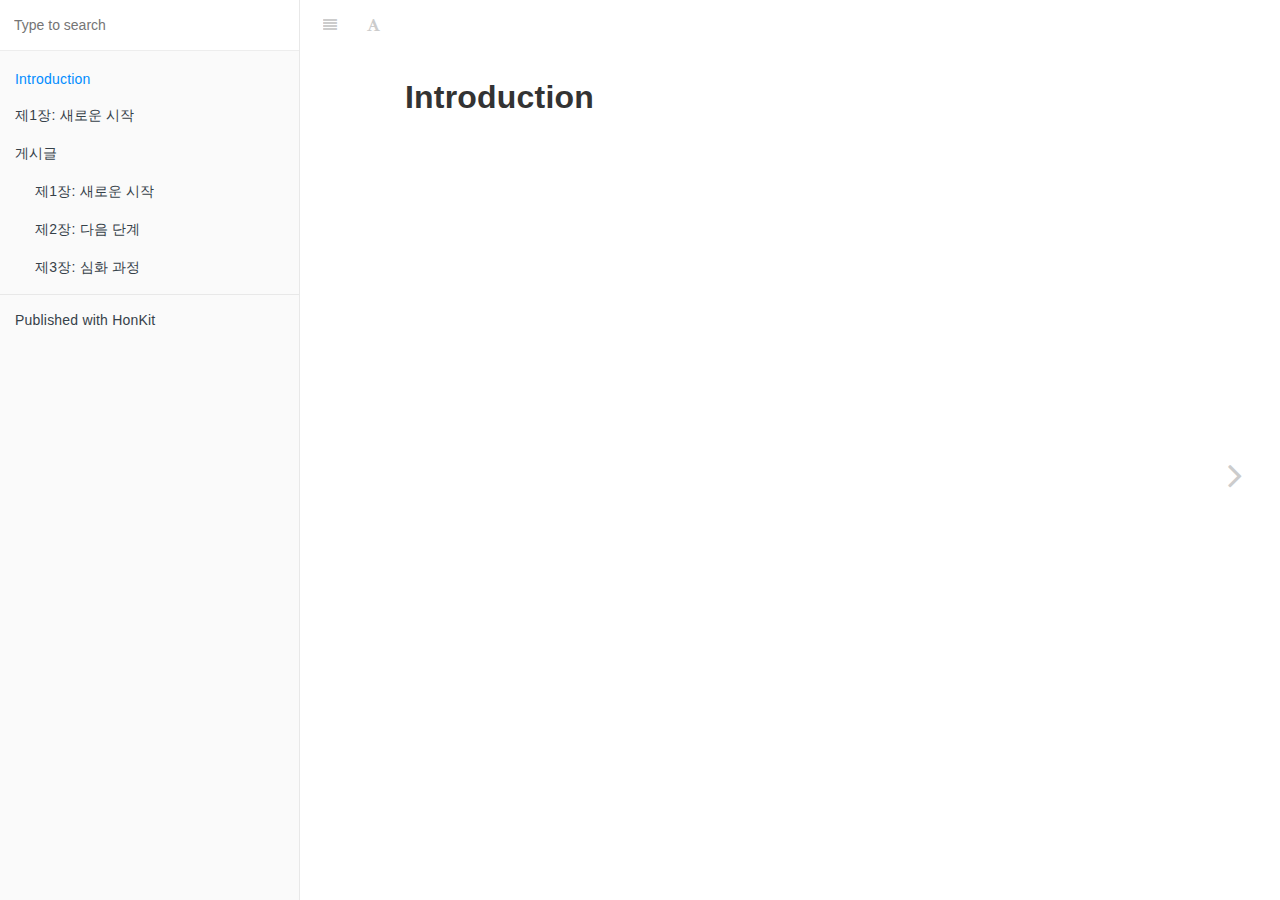
<file: _book/index.html>
<!DOCTYPE HTML>
<html lang="" >
    <head>
        <meta charset="UTF-8">
        <title>Introduction · 나의 GitBook</title>
        <meta http-equiv="X-UA-Compatible" content="IE=edge" />
        <meta name="description" content="">
        <meta name="generator" content="HonKit 6.0.2">
        
        
        
    
    <link rel="stylesheet" href="gitbook/style.css">

    
            
                
                <link rel="stylesheet" href="gitbook/@honkit/honkit-plugin-highlight/website.css">
                
            
                
                <link rel="stylesheet" href="gitbook/gitbook-plugin-search/search.css">
                
            
                
                <link rel="stylesheet" href="gitbook/@honkit/honkit-plugin-fontsettings/website.css">
                
            
        

    

    
        
        <link rel="stylesheet" href="styles/dark-mode.css">
        
    

        
    
    
    <meta name="HandheldFriendly" content="true"/>
    <meta name="viewport" content="width=device-width, initial-scale=1, user-scalable=no">
    <meta name="apple-mobile-web-app-capable" content="yes">
    <meta name="apple-mobile-web-app-status-bar-style" content="black">
    <link rel="apple-touch-icon-precomposed" sizes="152x152" href="gitbook/images/apple-touch-icon-precomposed-152.png">
    <link rel="shortcut icon" href="gitbook/images/favicon.ico" type="image/x-icon">

    
    <link rel="next" href="chapter1.md" />
    
    

    </head>
    <body>
        
<div class="book honkit-cloak">
    <div class="book-summary">
        
            
<div id="book-search-input" role="search">
    <input type="text" placeholder="Type to search" />
</div>

            
                <nav role="navigation">
                


<ul class="summary">
    
    

    

    
        
        
    
        <li class="chapter active" data-level="1.1" data-path="./">
            
                <a href="./">
            
                    
                    Introduction
            
                </a>
            

            
        </li>
    
        <li class="chapter " data-level="1.2" data-path="chapter1.md">
            
                <span>
            
                    
                    제1장: 새로운 시작
            
                </a>
            

            
        </li>
    
        <li class="chapter " data-level="1.3" >
            
                <span>
            
                    
                    게시글
            
                </span>
            

            
            <ul class="articles">
                
    
        <li class="chapter " data-level="1.3.1" data-path="posts/chapter1.html">
            
                <a href="posts/chapter1.html">
            
                    
                    제1장: 새로운 시작
            
                </a>
            

            
        </li>
    
        <li class="chapter " data-level="1.3.2" data-path="posts/chapter2.html">
            
                <a href="posts/chapter2.html">
            
                    
                    제2장: 다음 단계
            
                </a>
            

            
        </li>
    
        <li class="chapter " data-level="1.3.3" data-path="posts/chapter3.html">
            
                <a href="posts/chapter3.html">
            
                    
                    제3장: 심화 과정
            
                </a>
            

            
        </li>
    

            </ul>
            
        </li>
    

    

    <li class="divider"></li>

    <li>
        <a href="https://github.com/honkit/honkit" target="blank" class="gitbook-link">
            Published with HonKit
        </a>
    </li>
</ul>


                </nav>
            
        
    </div>

    <div class="book-body">
        
            <div class="body-inner">
                
                    

<div class="book-header" role="navigation">
    

    <!-- Title -->
    <h1>
        <i class="fa fa-circle-o-notch fa-spin"></i>
        <a href="." >Introduction</a>
    </h1>
</div>




                    <div class="page-wrapper" tabindex="-1" role="main">
                        <div class="page-inner">
                            
<div id="book-search-results">
    <div class="search-noresults">
    
                                <section class="normal markdown-section">
                                
                                <h1 id="introduction">Introduction</h1>

                                
                                </section>
                            
    </div>
    <div class="search-results">
        <div class="has-results">
            
            <h1 class="search-results-title"><span class='search-results-count'></span> results matching "<span class='search-query'></span>"</h1>
            <ul class="search-results-list"></ul>
            
        </div>
        <div class="no-results">
            
            <h1 class="search-results-title">No results matching "<span class='search-query'></span>"</h1>
            
        </div>
    </div>
</div>

                        </div>
                    </div>
                
            </div>

            
                
                
                <a href="chapter1.md" class="navigation navigation-next navigation-unique" aria-label="Next page: 제1장: 새로운 시작">
                    <i class="fa fa-angle-right"></i>
                </a>
                
            
        
    </div>

    <script>
        var gitbook = gitbook || [];
        gitbook.push(function() {
            gitbook.page.hasChanged({"page":{"title":"Introduction","level":"1.1","depth":1,"next":{"title":"제1장: 새로운 시작","level":"1.2","depth":1,"path":"chapter1.md","ref":"chapter1.md","articles":[]},"dir":"ltr"},"config":{"plugins":["livereload"],"styles":{"website":"styles/dark-mode.css"},"pluginsConfig":{"livereload":{},"highlight":{},"search":{},"lunr":{"maxIndexSize":1000000,"ignoreSpecialCharacters":false},"fontsettings":{"theme":"white","family":"sans","size":2},"theme-default":{"styles":{"website":"styles/website.css","pdf":"styles/pdf.css","epub":"styles/epub.css","mobi":"styles/mobi.css","ebook":"styles/ebook.css","print":"styles/print.css"},"showLevel":false}},"scripts":["scripts/dark-mode.js"],"theme":"default","pdf":{"pageNumbers":true,"fontSize":12,"fontFamily":"Arial","paperSize":"a4","chapterMark":"pagebreak","pageBreaksBefore":"/","margin":{"right":62,"left":62,"top":56,"bottom":56},"embedFonts":false},"structure":{"langs":"LANGS.md","readme":"README.md","glossary":"GLOSSARY.md","summary":"SUMMARY.md"},"variables":{},"title":"나의 GitBook","gitbook":"*"},"file":{"path":"README.md","mtime":"2024-11-28T16:47:19.141Z","type":"markdown"},"gitbook":{"version":"6.0.2","time":"2024-11-28T17:03:48.953Z"},"basePath":".","book":{"language":""}});
        });
    </script>
</div>

        
    <noscript>
        <style>
            .honkit-cloak {
                display: block !important;
            }
        </style>
    </noscript>
    <script>
        // Restore sidebar state as critical path for prevent layout shift
        function __init__getSidebarState(defaultValue){
            var baseKey = "";
            var key = baseKey + ":sidebar";
            try {
                var value = localStorage[key];
                if (value === undefined) {
                    return defaultValue;
                }
                var parsed = JSON.parse(value);
                return parsed == null ? defaultValue : parsed;
            } catch (e) {
                return defaultValue;
            }
        }
        function __init__restoreLastSidebarState() {
            var isMobile = window.matchMedia("(max-width: 600px)").matches;
            if (isMobile) {
                // Init last state if not mobile
                return;
            }
            var sidebarState = __init__getSidebarState(true);
            var book = document.querySelector(".book");
            // Show sidebar if it enabled
            if (sidebarState && book) {
                book.classList.add("without-animation", "with-summary");
            }
        }

        try {
            __init__restoreLastSidebarState();
        } finally {
            var book = document.querySelector(".book");
            book.classList.remove("honkit-cloak");
        }
    </script>
    <script src="gitbook/gitbook.js"></script>
    <script src="gitbook/theme.js"></script>
    
        
        <script src="gitbook/gitbook-plugin-livereload/plugin.js"></script>
        
    
        
        <script src="gitbook/gitbook-plugin-search/search-engine.js"></script>
        
    
        
        <script src="gitbook/gitbook-plugin-search/search.js"></script>
        
    
        
        <script src="gitbook/gitbook-plugin-lunr/lunr.min.js"></script>
        
    
        
        <script src="gitbook/gitbook-plugin-lunr/search-lunr.js"></script>
        
    
        
        <script src="gitbook/@honkit/honkit-plugin-fontsettings/fontsettings.js"></script>
        
    

    </body>
</html>
</file>
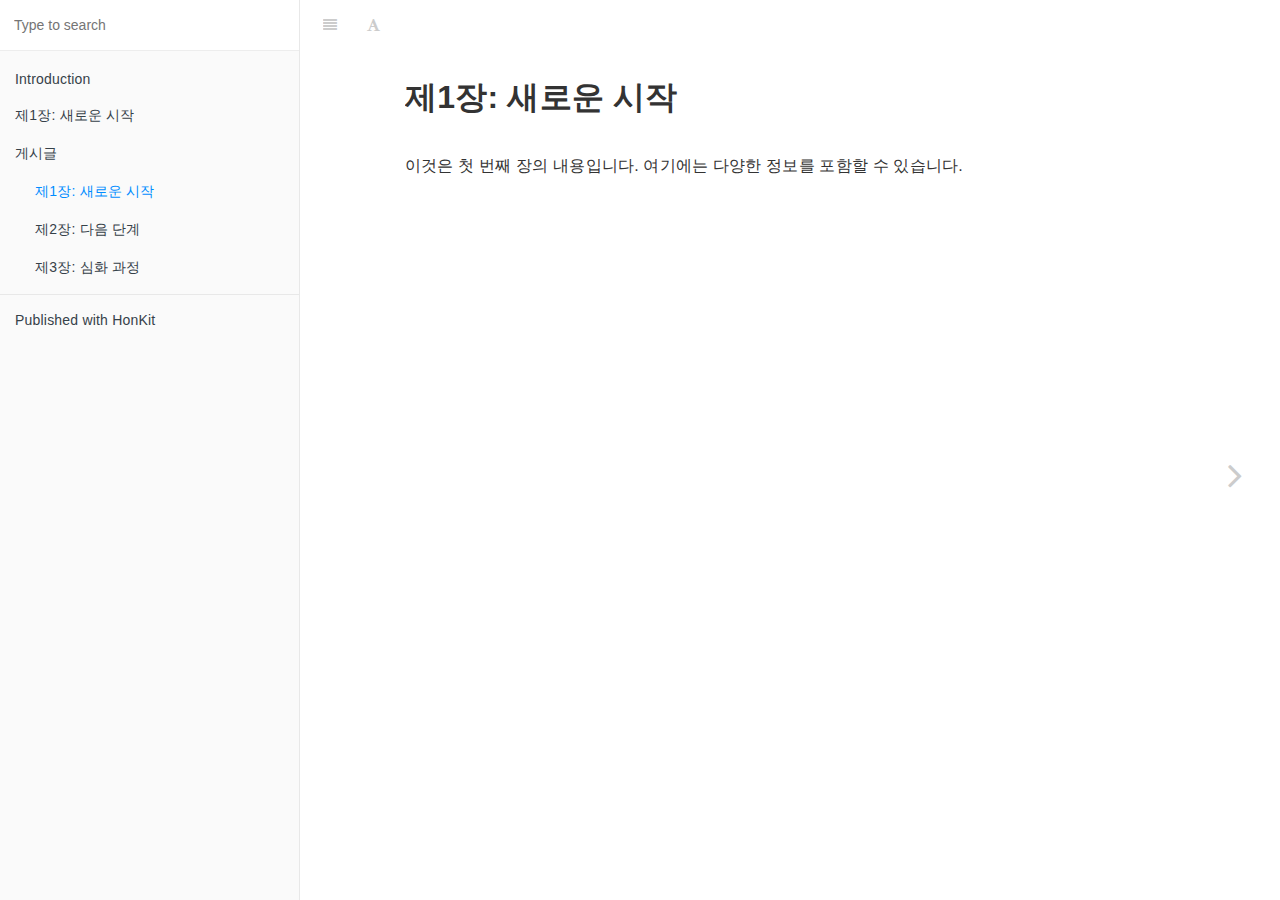
<file: _book/posts/chapter1.html>
<!DOCTYPE HTML>
<html lang="" >
    <head>
        <meta charset="UTF-8">
        <title>제1장: 새로운 시작 · 나의 GitBook</title>
        <meta http-equiv="X-UA-Compatible" content="IE=edge" />
        <meta name="description" content="">
        <meta name="generator" content="HonKit 6.0.2">
        
        
        
    
    <link rel="stylesheet" href="../gitbook/style.css">

    
            
                
                <link rel="stylesheet" href="../gitbook/@honkit/honkit-plugin-highlight/website.css">
                
            
                
                <link rel="stylesheet" href="../gitbook/gitbook-plugin-search/search.css">
                
            
                
                <link rel="stylesheet" href="../gitbook/@honkit/honkit-plugin-fontsettings/website.css">
                
            
        

    

    
        
        <link rel="stylesheet" href="../styles/dark-mode.css">
        
    

        
    
    
    <meta name="HandheldFriendly" content="true"/>
    <meta name="viewport" content="width=device-width, initial-scale=1, user-scalable=no">
    <meta name="apple-mobile-web-app-capable" content="yes">
    <meta name="apple-mobile-web-app-status-bar-style" content="black">
    <link rel="apple-touch-icon-precomposed" sizes="152x152" href="../gitbook/images/apple-touch-icon-precomposed-152.png">
    <link rel="shortcut icon" href="../gitbook/images/favicon.ico" type="image/x-icon">

    
    <link rel="next" href="chapter2.html" />
    
    

    </head>
    <body>
        
<div class="book honkit-cloak">
    <div class="book-summary">
        
            
<div id="book-search-input" role="search">
    <input type="text" placeholder="Type to search" />
</div>

            
                <nav role="navigation">
                


<ul class="summary">
    
    

    

    
        
        
    
        <li class="chapter " data-level="1.1" data-path="../">
            
                <a href="../">
            
                    
                    Introduction
            
                </a>
            

            
        </li>
    
        <li class="chapter " data-level="1.2" data-path="../chapter1.md">
            
                <span>
            
                    
                    제1장: 새로운 시작
            
                </a>
            

            
        </li>
    
        <li class="chapter " data-level="1.3" >
            
                <span>
            
                    
                    게시글
            
                </span>
            

            
            <ul class="articles">
                
    
        <li class="chapter active" data-level="1.3.1" data-path="chapter1.html">
            
                <a href="chapter1.html">
            
                    
                    제1장: 새로운 시작
            
                </a>
            

            
        </li>
    
        <li class="chapter " data-level="1.3.2" data-path="chapter2.html">
            
                <a href="chapter2.html">
            
                    
                    제2장: 다음 단계
            
                </a>
            

            
        </li>
    
        <li class="chapter " data-level="1.3.3" data-path="chapter3.html">
            
                <a href="chapter3.html">
            
                    
                    제3장: 심화 과정
            
                </a>
            

            
        </li>
    

            </ul>
            
        </li>
    

    

    <li class="divider"></li>

    <li>
        <a href="https://github.com/honkit/honkit" target="blank" class="gitbook-link">
            Published with HonKit
        </a>
    </li>
</ul>


                </nav>
            
        
    </div>

    <div class="book-body">
        
            <div class="body-inner">
                
                    

<div class="book-header" role="navigation">
    

    <!-- Title -->
    <h1>
        <i class="fa fa-circle-o-notch fa-spin"></i>
        <a href=".." >제1장: 새로운 시작</a>
    </h1>
</div>




                    <div class="page-wrapper" tabindex="-1" role="main">
                        <div class="page-inner">
                            
<div id="book-search-results">
    <div class="search-noresults">
    
                                <section class="normal markdown-section">
                                
                                <h1 id="제1장-새로운-시작">제1장: 새로운 시작</h1>
<p>이것은 첫 번째 장의 내용입니다. 여기에는 다양한 정보를 포함할 수 있습니다.</p>

                                
                                </section>
                            
    </div>
    <div class="search-results">
        <div class="has-results">
            
            <h1 class="search-results-title"><span class='search-results-count'></span> results matching "<span class='search-query'></span>"</h1>
            <ul class="search-results-list"></ul>
            
        </div>
        <div class="no-results">
            
            <h1 class="search-results-title">No results matching "<span class='search-query'></span>"</h1>
            
        </div>
    </div>
</div>

                        </div>
                    </div>
                
            </div>

            
                
                
                <a href="chapter2.html" class="navigation navigation-next navigation-unique" aria-label="Next page: 제2장: 다음 단계">
                    <i class="fa fa-angle-right"></i>
                </a>
                
            
        
    </div>

    <script>
        var gitbook = gitbook || [];
        gitbook.push(function() {
            gitbook.page.hasChanged({"page":{"title":"제1장: 새로운 시작","level":"1.3.1","depth":2,"next":{"title":"제2장: 다음 단계","level":"1.3.2","depth":2,"path":"posts/chapter2.md","ref":"posts/chapter2.md","articles":[]},"previous":{"title":"게시글","level":"1.3","depth":1,"ref":"","articles":[{"title":"제1장: 새로운 시작","level":"1.3.1","depth":2,"path":"posts/chapter1.md","ref":"posts/chapter1.md","articles":[]},{"title":"제2장: 다음 단계","level":"1.3.2","depth":2,"path":"posts/chapter2.md","ref":"posts/chapter2.md","articles":[]},{"title":"제3장: 심화 과정","level":"1.3.3","depth":2,"path":"posts/chapter3.md","ref":"posts/chapter3.md","articles":[]}]},"dir":"ltr"},"config":{"plugins":["livereload"],"styles":{"website":"styles/dark-mode.css"},"pluginsConfig":{"livereload":{},"highlight":{},"search":{},"lunr":{"maxIndexSize":1000000,"ignoreSpecialCharacters":false},"fontsettings":{"theme":"white","family":"sans","size":2},"theme-default":{"styles":{"website":"styles/website.css","pdf":"styles/pdf.css","epub":"styles/epub.css","mobi":"styles/mobi.css","ebook":"styles/ebook.css","print":"styles/print.css"},"showLevel":false}},"scripts":["scripts/dark-mode.js"],"theme":"default","pdf":{"pageNumbers":true,"fontSize":12,"fontFamily":"Arial","paperSize":"a4","chapterMark":"pagebreak","pageBreaksBefore":"/","margin":{"right":62,"left":62,"top":56,"bottom":56},"embedFonts":false},"structure":{"langs":"LANGS.md","readme":"README.md","glossary":"GLOSSARY.md","summary":"SUMMARY.md"},"variables":{},"title":"나의 GitBook","gitbook":"*"},"file":{"path":"posts/chapter1.md","mtime":"2024-11-28T16:56:14.140Z","type":"markdown"},"gitbook":{"version":"6.0.2","time":"2024-11-28T17:03:48.953Z"},"basePath":"..","book":{"language":""}});
        });
    </script>
</div>

        
    <noscript>
        <style>
            .honkit-cloak {
                display: block !important;
            }
        </style>
    </noscript>
    <script>
        // Restore sidebar state as critical path for prevent layout shift
        function __init__getSidebarState(defaultValue){
            var baseKey = "";
            var key = baseKey + ":sidebar";
            try {
                var value = localStorage[key];
                if (value === undefined) {
                    return defaultValue;
                }
                var parsed = JSON.parse(value);
                return parsed == null ? defaultValue : parsed;
            } catch (e) {
                return defaultValue;
            }
        }
        function __init__restoreLastSidebarState() {
            var isMobile = window.matchMedia("(max-width: 600px)").matches;
            if (isMobile) {
                // Init last state if not mobile
                return;
            }
            var sidebarState = __init__getSidebarState(true);
            var book = document.querySelector(".book");
            // Show sidebar if it enabled
            if (sidebarState && book) {
                book.classList.add("without-animation", "with-summary");
            }
        }

        try {
            __init__restoreLastSidebarState();
        } finally {
            var book = document.querySelector(".book");
            book.classList.remove("honkit-cloak");
        }
    </script>
    <script src="../gitbook/gitbook.js"></script>
    <script src="../gitbook/theme.js"></script>
    
        
        <script src="../gitbook/gitbook-plugin-livereload/plugin.js"></script>
        
    
        
        <script src="../gitbook/gitbook-plugin-search/search-engine.js"></script>
        
    
        
        <script src="../gitbook/gitbook-plugin-search/search.js"></script>
        
    
        
        <script src="../gitbook/gitbook-plugin-lunr/lunr.min.js"></script>
        
    
        
        <script src="../gitbook/gitbook-plugin-lunr/search-lunr.js"></script>
        
    
        
        <script src="../gitbook/@honkit/honkit-plugin-fontsettings/fontsettings.js"></script>
        
    

    </body>
</html>
</file>
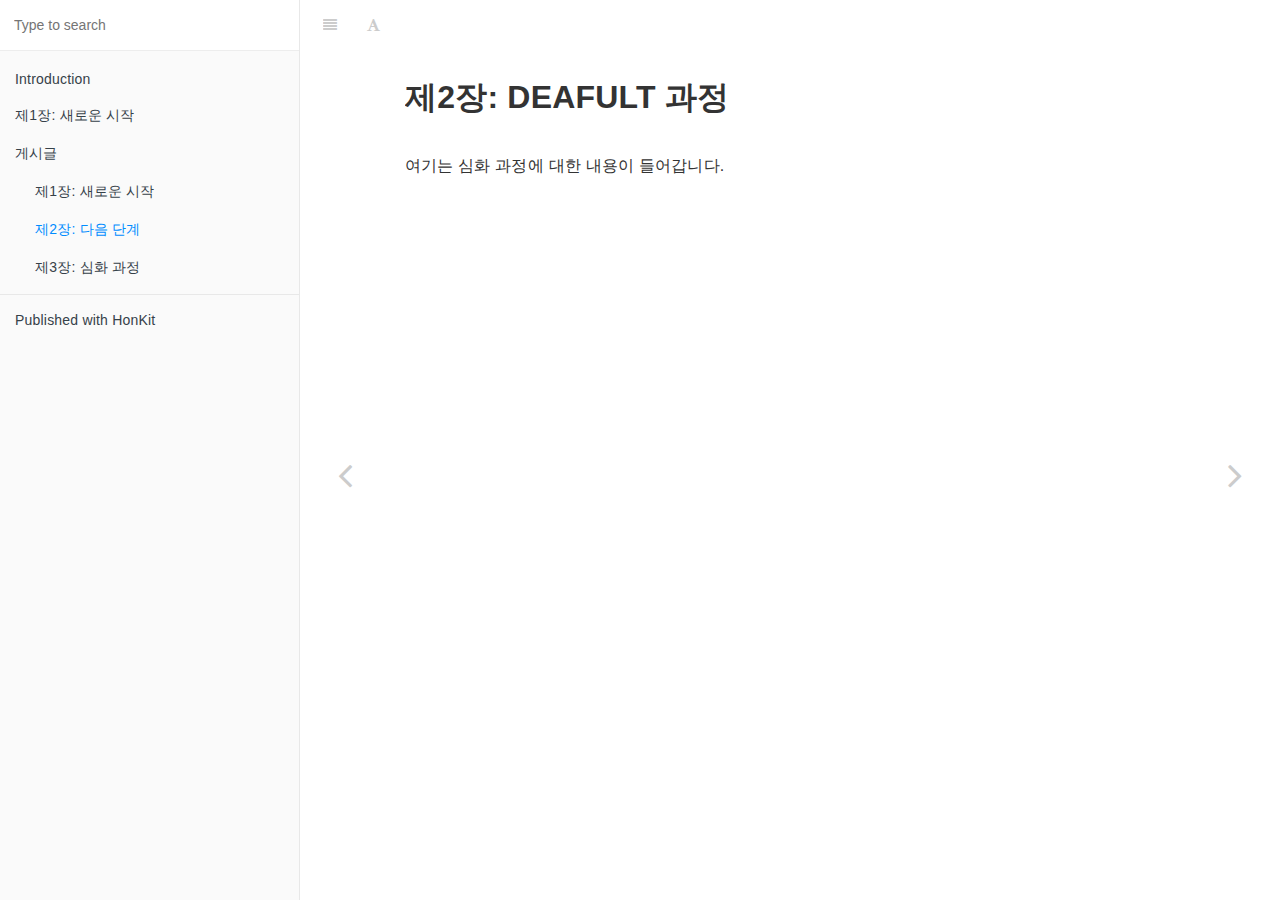
<file: _book/posts/chapter2.html>
<!DOCTYPE HTML>
<html lang="" >
    <head>
        <meta charset="UTF-8">
        <title>제2장: 다음 단계 · 나의 GitBook</title>
        <meta http-equiv="X-UA-Compatible" content="IE=edge" />
        <meta name="description" content="">
        <meta name="generator" content="HonKit 6.0.2">
        
        
        
    
    <link rel="stylesheet" href="../gitbook/style.css">

    
            
                
                <link rel="stylesheet" href="../gitbook/@honkit/honkit-plugin-highlight/website.css">
                
            
                
                <link rel="stylesheet" href="../gitbook/gitbook-plugin-search/search.css">
                
            
                
                <link rel="stylesheet" href="../gitbook/@honkit/honkit-plugin-fontsettings/website.css">
                
            
        

    

    
        
        <link rel="stylesheet" href="../styles/dark-mode.css">
        
    

        
    
    
    <meta name="HandheldFriendly" content="true"/>
    <meta name="viewport" content="width=device-width, initial-scale=1, user-scalable=no">
    <meta name="apple-mobile-web-app-capable" content="yes">
    <meta name="apple-mobile-web-app-status-bar-style" content="black">
    <link rel="apple-touch-icon-precomposed" sizes="152x152" href="../gitbook/images/apple-touch-icon-precomposed-152.png">
    <link rel="shortcut icon" href="../gitbook/images/favicon.ico" type="image/x-icon">

    
    <link rel="next" href="chapter3.html" />
    
    
    <link rel="prev" href="chapter1.html" />
    

    </head>
    <body>
        
<div class="book honkit-cloak">
    <div class="book-summary">
        
            
<div id="book-search-input" role="search">
    <input type="text" placeholder="Type to search" />
</div>

            
                <nav role="navigation">
                


<ul class="summary">
    
    

    

    
        
        
    
        <li class="chapter " data-level="1.1" data-path="../">
            
                <a href="../">
            
                    
                    Introduction
            
                </a>
            

            
        </li>
    
        <li class="chapter " data-level="1.2" data-path="../chapter1.md">
            
                <span>
            
                    
                    제1장: 새로운 시작
            
                </a>
            

            
        </li>
    
        <li class="chapter " data-level="1.3" >
            
                <span>
            
                    
                    게시글
            
                </span>
            

            
            <ul class="articles">
                
    
        <li class="chapter " data-level="1.3.1" data-path="chapter1.html">
            
                <a href="chapter1.html">
            
                    
                    제1장: 새로운 시작
            
                </a>
            

            
        </li>
    
        <li class="chapter active" data-level="1.3.2" data-path="chapter2.html">
            
                <a href="chapter2.html">
            
                    
                    제2장: 다음 단계
            
                </a>
            

            
        </li>
    
        <li class="chapter " data-level="1.3.3" data-path="chapter3.html">
            
                <a href="chapter3.html">
            
                    
                    제3장: 심화 과정
            
                </a>
            

            
        </li>
    

            </ul>
            
        </li>
    

    

    <li class="divider"></li>

    <li>
        <a href="https://github.com/honkit/honkit" target="blank" class="gitbook-link">
            Published with HonKit
        </a>
    </li>
</ul>


                </nav>
            
        
    </div>

    <div class="book-body">
        
            <div class="body-inner">
                
                    

<div class="book-header" role="navigation">
    

    <!-- Title -->
    <h1>
        <i class="fa fa-circle-o-notch fa-spin"></i>
        <a href=".." >제2장: 다음 단계</a>
    </h1>
</div>




                    <div class="page-wrapper" tabindex="-1" role="main">
                        <div class="page-inner">
                            
<div id="book-search-results">
    <div class="search-noresults">
    
                                <section class="normal markdown-section">
                                
                                <h1 id="제2장-deafult-과정">제2장: DEAFULT 과정</h1>
<p>여기는 심화 과정에 대한 내용이 들어갑니다.</p>

                                
                                </section>
                            
    </div>
    <div class="search-results">
        <div class="has-results">
            
            <h1 class="search-results-title"><span class='search-results-count'></span> results matching "<span class='search-query'></span>"</h1>
            <ul class="search-results-list"></ul>
            
        </div>
        <div class="no-results">
            
            <h1 class="search-results-title">No results matching "<span class='search-query'></span>"</h1>
            
        </div>
    </div>
</div>

                        </div>
                    </div>
                
            </div>

            
                
                <a href="chapter1.html" class="navigation navigation-prev " aria-label="Previous page: 제1장: 새로운 시작">
                    <i class="fa fa-angle-left"></i>
                </a>
                
                
                <a href="chapter3.html" class="navigation navigation-next " aria-label="Next page: 제3장: 심화 과정">
                    <i class="fa fa-angle-right"></i>
                </a>
                
            
        
    </div>

    <script>
        var gitbook = gitbook || [];
        gitbook.push(function() {
            gitbook.page.hasChanged({"page":{"title":"제2장: 다음 단계","level":"1.3.2","depth":2,"next":{"title":"제3장: 심화 과정","level":"1.3.3","depth":2,"path":"posts/chapter3.md","ref":"posts/chapter3.md","articles":[]},"previous":{"title":"제1장: 새로운 시작","level":"1.3.1","depth":2,"path":"posts/chapter1.md","ref":"posts/chapter1.md","articles":[]},"dir":"ltr"},"config":{"plugins":["livereload"],"styles":{"website":"styles/dark-mode.css"},"pluginsConfig":{"livereload":{},"highlight":{},"search":{},"lunr":{"maxIndexSize":1000000,"ignoreSpecialCharacters":false},"fontsettings":{"theme":"white","family":"sans","size":2},"theme-default":{"styles":{"website":"styles/website.css","pdf":"styles/pdf.css","epub":"styles/epub.css","mobi":"styles/mobi.css","ebook":"styles/ebook.css","print":"styles/print.css"},"showLevel":false}},"scripts":["scripts/dark-mode.js"],"theme":"default","pdf":{"pageNumbers":true,"fontSize":12,"fontFamily":"Arial","paperSize":"a4","chapterMark":"pagebreak","pageBreaksBefore":"/","margin":{"right":62,"left":62,"top":56,"bottom":56},"embedFonts":false},"structure":{"langs":"LANGS.md","readme":"README.md","glossary":"GLOSSARY.md","summary":"SUMMARY.md"},"variables":{},"title":"나의 GitBook","gitbook":"*"},"file":{"path":"posts/chapter2.md","mtime":"2024-11-28T16:57:36.919Z","type":"markdown"},"gitbook":{"version":"6.0.2","time":"2024-11-28T17:03:48.953Z"},"basePath":"..","book":{"language":""}});
        });
    </script>
</div>

        
    <noscript>
        <style>
            .honkit-cloak {
                display: block !important;
            }
        </style>
    </noscript>
    <script>
        // Restore sidebar state as critical path for prevent layout shift
        function __init__getSidebarState(defaultValue){
            var baseKey = "";
            var key = baseKey + ":sidebar";
            try {
                var value = localStorage[key];
                if (value === undefined) {
                    return defaultValue;
                }
                var parsed = JSON.parse(value);
                return parsed == null ? defaultValue : parsed;
            } catch (e) {
                return defaultValue;
            }
        }
        function __init__restoreLastSidebarState() {
            var isMobile = window.matchMedia("(max-width: 600px)").matches;
            if (isMobile) {
                // Init last state if not mobile
                return;
            }
            var sidebarState = __init__getSidebarState(true);
            var book = document.querySelector(".book");
            // Show sidebar if it enabled
            if (sidebarState && book) {
                book.classList.add("without-animation", "with-summary");
            }
        }

        try {
            __init__restoreLastSidebarState();
        } finally {
            var book = document.querySelector(".book");
            book.classList.remove("honkit-cloak");
        }
    </script>
    <script src="../gitbook/gitbook.js"></script>
    <script src="../gitbook/theme.js"></script>
    
        
        <script src="../gitbook/gitbook-plugin-livereload/plugin.js"></script>
        
    
        
        <script src="../gitbook/gitbook-plugin-search/search-engine.js"></script>
        
    
        
        <script src="../gitbook/gitbook-plugin-search/search.js"></script>
        
    
        
        <script src="../gitbook/gitbook-plugin-lunr/lunr.min.js"></script>
        
    
        
        <script src="../gitbook/gitbook-plugin-lunr/search-lunr.js"></script>
        
    
        
        <script src="../gitbook/@honkit/honkit-plugin-fontsettings/fontsettings.js"></script>
        
    

    </body>
</html>
</file>
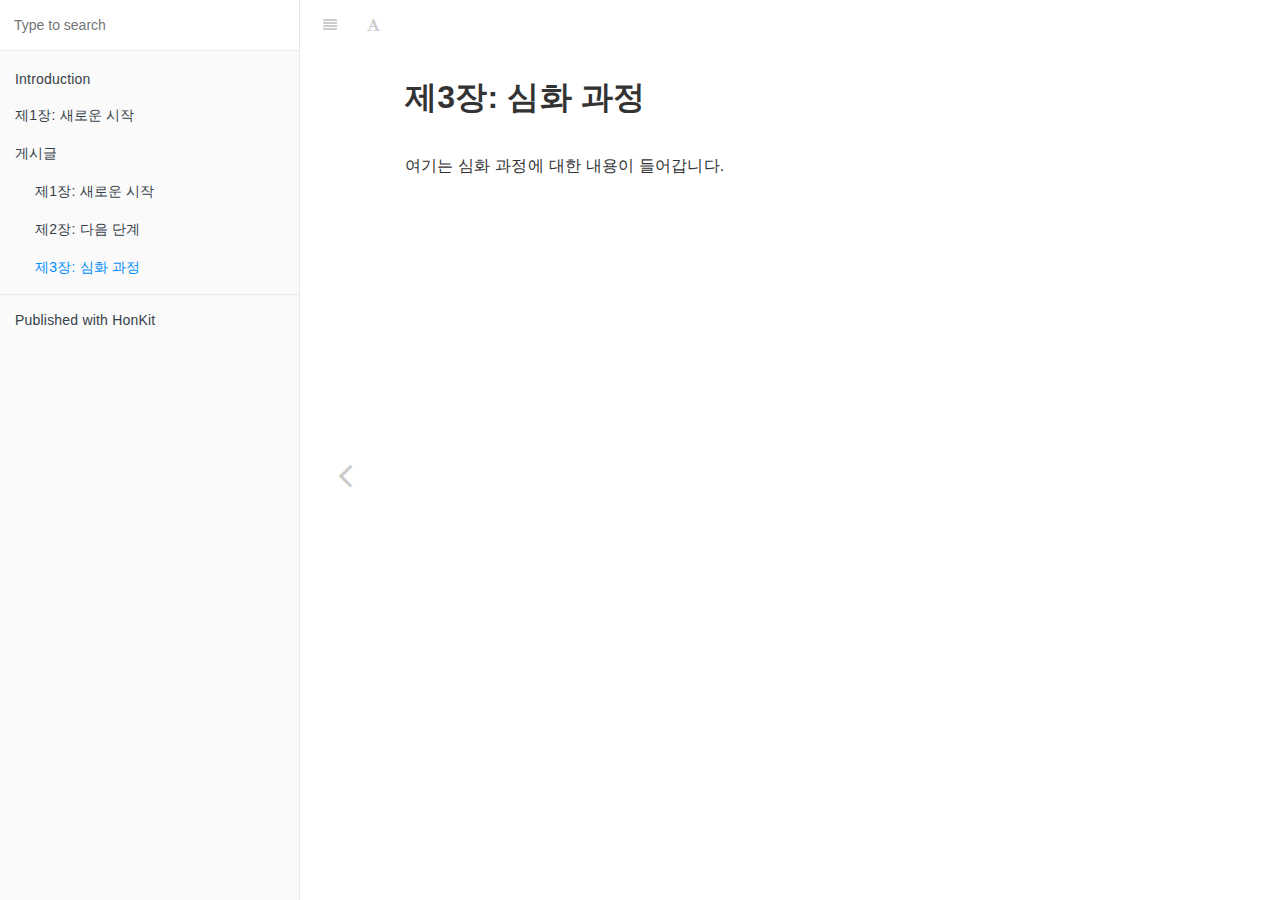
<file: _book/posts/chapter3.html>
<!DOCTYPE HTML>
<html lang="" >
    <head>
        <meta charset="UTF-8">
        <title>제3장: 심화 과정 · 나의 GitBook</title>
        <meta http-equiv="X-UA-Compatible" content="IE=edge" />
        <meta name="description" content="">
        <meta name="generator" content="HonKit 6.0.2">
        
        
        
    
    <link rel="stylesheet" href="../gitbook/style.css">

    
            
                
                <link rel="stylesheet" href="../gitbook/@honkit/honkit-plugin-highlight/website.css">
                
            
                
                <link rel="stylesheet" href="../gitbook/gitbook-plugin-search/search.css">
                
            
                
                <link rel="stylesheet" href="../gitbook/@honkit/honkit-plugin-fontsettings/website.css">
                
            
        

    

    
        
        <link rel="stylesheet" href="../styles/dark-mode.css">
        
    

        
    
    
    <meta name="HandheldFriendly" content="true"/>
    <meta name="viewport" content="width=device-width, initial-scale=1, user-scalable=no">
    <meta name="apple-mobile-web-app-capable" content="yes">
    <meta name="apple-mobile-web-app-status-bar-style" content="black">
    <link rel="apple-touch-icon-precomposed" sizes="152x152" href="../gitbook/images/apple-touch-icon-precomposed-152.png">
    <link rel="shortcut icon" href="../gitbook/images/favicon.ico" type="image/x-icon">

    
    
    <link rel="prev" href="chapter2.html" />
    

    </head>
    <body>
        
<div class="book honkit-cloak">
    <div class="book-summary">
        
            
<div id="book-search-input" role="search">
    <input type="text" placeholder="Type to search" />
</div>

            
                <nav role="navigation">
                


<ul class="summary">
    
    

    

    
        
        
    
        <li class="chapter " data-level="1.1" data-path="../">
            
                <a href="../">
            
                    
                    Introduction
            
                </a>
            

            
        </li>
    
        <li class="chapter " data-level="1.2" data-path="../chapter1.md">
            
                <span>
            
                    
                    제1장: 새로운 시작
            
                </a>
            

            
        </li>
    
        <li class="chapter " data-level="1.3" >
            
                <span>
            
                    
                    게시글
            
                </span>
            

            
            <ul class="articles">
                
    
        <li class="chapter " data-level="1.3.1" data-path="chapter1.html">
            
                <a href="chapter1.html">
            
                    
                    제1장: 새로운 시작
            
                </a>
            

            
        </li>
    
        <li class="chapter " data-level="1.3.2" data-path="chapter2.html">
            
                <a href="chapter2.html">
            
                    
                    제2장: 다음 단계
            
                </a>
            

            
        </li>
    
        <li class="chapter active" data-level="1.3.3" data-path="chapter3.html">
            
                <a href="chapter3.html">
            
                    
                    제3장: 심화 과정
            
                </a>
            

            
        </li>
    

            </ul>
            
        </li>
    

    

    <li class="divider"></li>

    <li>
        <a href="https://github.com/honkit/honkit" target="blank" class="gitbook-link">
            Published with HonKit
        </a>
    </li>
</ul>


                </nav>
            
        
    </div>

    <div class="book-body">
        
            <div class="body-inner">
                
                    

<div class="book-header" role="navigation">
    

    <!-- Title -->
    <h1>
        <i class="fa fa-circle-o-notch fa-spin"></i>
        <a href=".." >제3장: 심화 과정</a>
    </h1>
</div>




                    <div class="page-wrapper" tabindex="-1" role="main">
                        <div class="page-inner">
                            
<div id="book-search-results">
    <div class="search-noresults">
    
                                <section class="normal markdown-section">
                                
                                <h1 id="제3장-심화-과정">제3장: 심화 과정</h1>
<p>여기는 심화 과정에 대한 내용이 들어갑니다.</p>

                                
                                </section>
                            
    </div>
    <div class="search-results">
        <div class="has-results">
            
            <h1 class="search-results-title"><span class='search-results-count'></span> results matching "<span class='search-query'></span>"</h1>
            <ul class="search-results-list"></ul>
            
        </div>
        <div class="no-results">
            
            <h1 class="search-results-title">No results matching "<span class='search-query'></span>"</h1>
            
        </div>
    </div>
</div>

                        </div>
                    </div>
                
            </div>

            
                
                <a href="chapter2.html" class="navigation navigation-prev navigation-unique" aria-label="Previous page: 제2장: 다음 단계">
                    <i class="fa fa-angle-left"></i>
                </a>
                
                
            
        
    </div>

    <script>
        var gitbook = gitbook || [];
        gitbook.push(function() {
            gitbook.page.hasChanged({"page":{"title":"제3장: 심화 과정","level":"1.3.3","depth":2,"previous":{"title":"제2장: 다음 단계","level":"1.3.2","depth":2,"path":"posts/chapter2.md","ref":"posts/chapter2.md","articles":[]},"dir":"ltr"},"config":{"plugins":["livereload"],"styles":{"website":"styles/dark-mode.css"},"pluginsConfig":{"livereload":{},"highlight":{},"search":{},"lunr":{"maxIndexSize":1000000,"ignoreSpecialCharacters":false},"fontsettings":{"theme":"white","family":"sans","size":2},"theme-default":{"styles":{"website":"styles/website.css","pdf":"styles/pdf.css","epub":"styles/epub.css","mobi":"styles/mobi.css","ebook":"styles/ebook.css","print":"styles/print.css"},"showLevel":false}},"scripts":["scripts/dark-mode.js"],"theme":"default","pdf":{"pageNumbers":true,"fontSize":12,"fontFamily":"Arial","paperSize":"a4","chapterMark":"pagebreak","pageBreaksBefore":"/","margin":{"right":62,"left":62,"top":56,"bottom":56},"embedFonts":false},"structure":{"langs":"LANGS.md","readme":"README.md","glossary":"GLOSSARY.md","summary":"SUMMARY.md"},"variables":{},"title":"나의 GitBook","gitbook":"*"},"file":{"path":"posts/chapter3.md","mtime":"2024-11-28T16:57:23.031Z","type":"markdown"},"gitbook":{"version":"6.0.2","time":"2024-11-28T17:03:48.953Z"},"basePath":"..","book":{"language":""}});
        });
    </script>
</div>

        
    <noscript>
        <style>
            .honkit-cloak {
                display: block !important;
            }
        </style>
    </noscript>
    <script>
        // Restore sidebar state as critical path for prevent layout shift
        function __init__getSidebarState(defaultValue){
            var baseKey = "";
            var key = baseKey + ":sidebar";
            try {
                var value = localStorage[key];
                if (value === undefined) {
                    return defaultValue;
                }
                var parsed = JSON.parse(value);
                return parsed == null ? defaultValue : parsed;
            } catch (e) {
                return defaultValue;
            }
        }
        function __init__restoreLastSidebarState() {
            var isMobile = window.matchMedia("(max-width: 600px)").matches;
            if (isMobile) {
                // Init last state if not mobile
                return;
            }
            var sidebarState = __init__getSidebarState(true);
            var book = document.querySelector(".book");
            // Show sidebar if it enabled
            if (sidebarState && book) {
                book.classList.add("without-animation", "with-summary");
            }
        }

        try {
            __init__restoreLastSidebarState();
        } finally {
            var book = document.querySelector(".book");
            book.classList.remove("honkit-cloak");
        }
    </script>
    <script src="../gitbook/gitbook.js"></script>
    <script src="../gitbook/theme.js"></script>
    
        
        <script src="../gitbook/gitbook-plugin-livereload/plugin.js"></script>
        
    
        
        <script src="../gitbook/gitbook-plugin-search/search-engine.js"></script>
        
    
        
        <script src="../gitbook/gitbook-plugin-search/search.js"></script>
        
    
        
        <script src="../gitbook/gitbook-plugin-lunr/lunr.min.js"></script>
        
    
        
        <script src="../gitbook/gitbook-plugin-lunr/search-lunr.js"></script>
        
    
        
        <script src="../gitbook/@honkit/honkit-plugin-fontsettings/fontsettings.js"></script>
        
    

    </body>
</html>
</file>
<file: _book/gitbook/@honkit/honkit-plugin-highlight/website.css>
.book .book-body .page-wrapper .page-inner section.normal pre,
.book .book-body .page-wrapper .page-inner section.normal code {
  /* From highlight.js@11.10.0/styles/tomorrow.css */
  /*!
  Theme: Tomorrow
  Author: Chris Kempson (http://chriskempson.com)
  License: ~ MIT (or more permissive) [via base16-schemes-source]
  Maintainer: @highlightjs/core-team
  Version: 2021.09.0
*/
  /*
  WARNING: DO NOT EDIT THIS FILE DIRECTLY.

  This theme file was auto-generated from the Base16 scheme tomorrow
  by the Highlight.js Base16 template builder.

  - https://github.com/highlightjs/base16-highlightjs
*/
  /*
base00  #ffffff  Default Background
base01  #e0e0e0  Lighter Background (Used for status bars, line number and folding marks)
base02  #d6d6d6  Selection Background
base03  #8e908c  Comments, Invisibles, Line Highlighting
base04  #969896  Dark Foreground (Used for status bars)
base05  #4d4d4c  Default Foreground, Caret, Delimiters, Operators
base06  #282a2e  Light Foreground (Not often used)
base07  #1d1f21  Light Background (Not often used)
base08  #c82829  Variables, XML Tags, Markup Link Text, Markup Lists, Diff Deleted
base09  #f5871f  Integers, Boolean, Constants, XML Attributes, Markup Link Url
base0A  #eab700  Classes, Markup Bold, Search Text Background
base0B  #718c00  Strings, Inherited Class, Markup Code, Diff Inserted
base0C  #3e999f  Support, Regular Expressions, Escape Characters, Markup Quotes
base0D  #4271ae  Functions, Methods, Attribute IDs, Headings
base0E  #8959a8  Keywords, Storage, Selector, Markup Italic, Diff Changed
base0F  #a3685a  Deprecated, Opening/Closing Embedded Language Tags, e.g. <?php ?>
*/
  /* purposely do not highlight these things */
  /* base03 - #8e908c -  Comments, Invisibles, Line Highlighting */
  /* base04 - #969896 -  Dark Foreground (Used for status bars) */
  /* base05 - #4d4d4c -  Default Foreground, Caret, Delimiters, Operators */
  /* base08 - Variables, XML Tags, Markup Link Text, Markup Lists, Diff Deleted */
  /* base09 - Integers, Boolean, Constants, XML Attributes, Markup Link Url */
  /* base0A - Classes, Markup Bold, Search Text Background */
  /* base0B - Strings, Inherited Class, Markup Code, Diff Inserted */
  /* base0C - Support, Regular Expressions, Escape Characters, Markup Quotes */
  /* guessing */
  /* base0D - Functions, Methods, Attribute IDs, Headings */
  /* base0E - Keywords, Storage, Selector, Markup Italic, Diff Changed */
  /* .hljs-selector-id, */
  /* .hljs-selector-class, */
  /* .hljs-selector-attr, */
  /* .hljs-selector-pseudo, */
  /* base0F - Deprecated, Opening/Closing Embedded Language Tags, e.g. <?php ?> */
  /*
  prevent top level .keyword and .string scopes
  from leaking into meta by accident
*/
  /* for v10 compatible themes */
}
.book .book-body .page-wrapper .page-inner section.normal pre pre code.hljs,
.book .book-body .page-wrapper .page-inner section.normal code pre code.hljs {
  display: block;
  overflow-x: auto;
  padding: 1em;
}
.book .book-body .page-wrapper .page-inner section.normal pre code.hljs,
.book .book-body .page-wrapper .page-inner section.normal code code.hljs {
  padding: 3px 5px;
}
.book .book-body .page-wrapper .page-inner section.normal pre pre code.hljs,
.book .book-body .page-wrapper .page-inner section.normal code pre code.hljs {
  display: block;
  overflow-x: auto;
  padding: 1em;
}
.book .book-body .page-wrapper .page-inner section.normal pre code.hljs,
.book .book-body .page-wrapper .page-inner section.normal code code.hljs {
  padding: 3px 5px;
}
.book .book-body .page-wrapper .page-inner section.normal pre .hljs,
.book .book-body .page-wrapper .page-inner section.normal code .hljs {
  color: #4d4d4c;
  background: #ffffff;
}
.book .book-body .page-wrapper .page-inner section.normal pre .hljs::selection,
.book .book-body .page-wrapper .page-inner section.normal code .hljs::selection,
.book .book-body .page-wrapper .page-inner section.normal pre .hljs ::selection,
.book .book-body .page-wrapper .page-inner section.normal code .hljs ::selection {
  background-color: #d6d6d6;
  color: #4d4d4c;
}
.book .book-body .page-wrapper .page-inner section.normal pre .hljs-comment,
.book .book-body .page-wrapper .page-inner section.normal code .hljs-comment {
  color: #8e908c;
}
.book .book-body .page-wrapper .page-inner section.normal pre .hljs-tag,
.book .book-body .page-wrapper .page-inner section.normal code .hljs-tag {
  color: #969896;
}
.book .book-body .page-wrapper .page-inner section.normal pre .hljs-subst,
.book .book-body .page-wrapper .page-inner section.normal code .hljs-subst,
.book .book-body .page-wrapper .page-inner section.normal pre .hljs-punctuation,
.book .book-body .page-wrapper .page-inner section.normal code .hljs-punctuation,
.book .book-body .page-wrapper .page-inner section.normal pre .hljs-operator,
.book .book-body .page-wrapper .page-inner section.normal code .hljs-operator {
  color: #4d4d4c;
}
.book .book-body .page-wrapper .page-inner section.normal pre .hljs-operator,
.book .book-body .page-wrapper .page-inner section.normal code .hljs-operator {
  opacity: 0.7;
}
.book .book-body .page-wrapper .page-inner section.normal pre .hljs-bullet,
.book .book-body .page-wrapper .page-inner section.normal code .hljs-bullet,
.book .book-body .page-wrapper .page-inner section.normal pre .hljs-variable,
.book .book-body .page-wrapper .page-inner section.normal code .hljs-variable,
.book .book-body .page-wrapper .page-inner section.normal pre .hljs-template-variable,
.book .book-body .page-wrapper .page-inner section.normal code .hljs-template-variable,
.book .book-body .page-wrapper .page-inner section.normal pre .hljs-selector-tag,
.book .book-body .page-wrapper .page-inner section.normal code .hljs-selector-tag,
.book .book-body .page-wrapper .page-inner section.normal pre .hljs-name,
.book .book-body .page-wrapper .page-inner section.normal code .hljs-name,
.book .book-body .page-wrapper .page-inner section.normal pre .hljs-deletion,
.book .book-body .page-wrapper .page-inner section.normal code .hljs-deletion {
  color: #c82829;
}
.book .book-body .page-wrapper .page-inner section.normal pre .hljs-symbol,
.book .book-body .page-wrapper .page-inner section.normal code .hljs-symbol,
.book .book-body .page-wrapper .page-inner section.normal pre .hljs-number,
.book .book-body .page-wrapper .page-inner section.normal code .hljs-number,
.book .book-body .page-wrapper .page-inner section.normal pre .hljs-link,
.book .book-body .page-wrapper .page-inner section.normal code .hljs-link,
.book .book-body .page-wrapper .page-inner section.normal pre .hljs-attr,
.book .book-body .page-wrapper .page-inner section.normal code .hljs-attr,
.book .book-body .page-wrapper .page-inner section.normal pre .hljs-variable.constant_,
.book .book-body .page-wrapper .page-inner section.normal code .hljs-variable.constant_,
.book .book-body .page-wrapper .page-inner section.normal pre .hljs-literal,
.book .book-body .page-wrapper .page-inner section.normal code .hljs-literal {
  color: #f5871f;
}
.book .book-body .page-wrapper .page-inner section.normal pre .hljs-title,
.book .book-body .page-wrapper .page-inner section.normal code .hljs-title,
.book .book-body .page-wrapper .page-inner section.normal pre .hljs-class .hljs-title,
.book .book-body .page-wrapper .page-inner section.normal code .hljs-class .hljs-title,
.book .book-body .page-wrapper .page-inner section.normal pre .hljs-title.class_,
.book .book-body .page-wrapper .page-inner section.normal code .hljs-title.class_ {
  color: #eab700;
}
.book .book-body .page-wrapper .page-inner section.normal pre .hljs-strong,
.book .book-body .page-wrapper .page-inner section.normal code .hljs-strong {
  font-weight: bold;
  color: #eab700;
}
.book .book-body .page-wrapper .page-inner section.normal pre .hljs-code,
.book .book-body .page-wrapper .page-inner section.normal code .hljs-code,
.book .book-body .page-wrapper .page-inner section.normal pre .hljs-addition,
.book .book-body .page-wrapper .page-inner section.normal code .hljs-addition,
.book .book-body .page-wrapper .page-inner section.normal pre .hljs-title.class_.inherited__,
.book .book-body .page-wrapper .page-inner section.normal code .hljs-title.class_.inherited__,
.book .book-body .page-wrapper .page-inner section.normal pre .hljs-string,
.book .book-body .page-wrapper .page-inner section.normal code .hljs-string {
  color: #718c00;
}
.book .book-body .page-wrapper .page-inner section.normal pre .hljs-built_in,
.book .book-body .page-wrapper .page-inner section.normal code .hljs-built_in,
.book .book-body .page-wrapper .page-inner section.normal pre .hljs-doctag,
.book .book-body .page-wrapper .page-inner section.normal code .hljs-doctag,
.book .book-body .page-wrapper .page-inner section.normal pre .hljs-quote,
.book .book-body .page-wrapper .page-inner section.normal code .hljs-quote,
.book .book-body .page-wrapper .page-inner section.normal pre .hljs-keyword.hljs-atrule,
.book .book-body .page-wrapper .page-inner section.normal code .hljs-keyword.hljs-atrule,
.book .book-body .page-wrapper .page-inner section.normal pre .hljs-regexp,
.book .book-body .page-wrapper .page-inner section.normal code .hljs-regexp {
  color: #3e999f;
}
.book .book-body .page-wrapper .page-inner section.normal pre .hljs-function .hljs-title,
.book .book-body .page-wrapper .page-inner section.normal code .hljs-function .hljs-title,
.book .book-body .page-wrapper .page-inner section.normal pre .hljs-attribute,
.book .book-body .page-wrapper .page-inner section.normal code .hljs-attribute,
.book .book-body .page-wrapper .page-inner section.normal pre .ruby .hljs-property,
.book .book-body .page-wrapper .page-inner section.normal code .ruby .hljs-property,
.book .book-body .page-wrapper .page-inner section.normal pre .hljs-title.function_,
.book .book-body .page-wrapper .page-inner section.normal code .hljs-title.function_,
.book .book-body .page-wrapper .page-inner section.normal pre .hljs-section,
.book .book-body .page-wrapper .page-inner section.normal code .hljs-section {
  color: #4271ae;
}
.book .book-body .page-wrapper .page-inner section.normal pre .hljs-type,
.book .book-body .page-wrapper .page-inner section.normal code .hljs-type,
.book .book-body .page-wrapper .page-inner section.normal pre .hljs-template-tag,
.book .book-body .page-wrapper .page-inner section.normal code .hljs-template-tag,
.book .book-body .page-wrapper .page-inner section.normal pre .diff .hljs-meta,
.book .book-body .page-wrapper .page-inner section.normal code .diff .hljs-meta,
.book .book-body .page-wrapper .page-inner section.normal pre .hljs-keyword,
.book .book-body .page-wrapper .page-inner section.normal code .hljs-keyword {
  color: #8959a8;
}
.book .book-body .page-wrapper .page-inner section.normal pre .hljs-emphasis,
.book .book-body .page-wrapper .page-inner section.normal code .hljs-emphasis {
  color: #8959a8;
  font-style: italic;
}
.book .book-body .page-wrapper .page-inner section.normal pre .hljs-meta,
.book .book-body .page-wrapper .page-inner section.normal code .hljs-meta,
.book .book-body .page-wrapper .page-inner section.normal pre .hljs-meta .hljs-keyword,
.book .book-body .page-wrapper .page-inner section.normal code .hljs-meta .hljs-keyword,
.book .book-body .page-wrapper .page-inner section.normal pre .hljs-meta .hljs-string,
.book .book-body .page-wrapper .page-inner section.normal code .hljs-meta .hljs-string {
  color: #a3685a;
}
.book .book-body .page-wrapper .page-inner section.normal pre .hljs-meta .hljs-keyword,
.book .book-body .page-wrapper .page-inner section.normal code .hljs-meta .hljs-keyword,
.book .book-body .page-wrapper .page-inner section.normal pre .hljs-meta-keyword,
.book .book-body .page-wrapper .page-inner section.normal code .hljs-meta-keyword {
  font-weight: bold;
}
.book.color-theme-1 .book-body .page-wrapper .page-inner section.normal pre,
.book.color-theme-1 .book-body .page-wrapper .page-inner section.normal code {
  /* From highlight.js@11.10.0/styles/solarized-light.css */
  /*!
  Theme: Solarized Light
  Author: Ethan Schoonover (modified by aramisgithub)
  License: ~ MIT (or more permissive) [via base16-schemes-source]
  Maintainer: @highlightjs/core-team
  Version: 2021.09.0
*/
  /*
  WARNING: DO NOT EDIT THIS FILE DIRECTLY.

  This theme file was auto-generated from the Base16 scheme solarized-light
  by the Highlight.js Base16 template builder.

  - https://github.com/highlightjs/base16-highlightjs
*/
  /*
base00  #fdf6e3  Default Background
base01  #eee8d5  Lighter Background (Used for status bars, line number and folding marks)
base02  #93a1a1  Selection Background
base03  #839496  Comments, Invisibles, Line Highlighting
base04  #657b83  Dark Foreground (Used for status bars)
base05  #586e75  Default Foreground, Caret, Delimiters, Operators
base06  #073642  Light Foreground (Not often used)
base07  #002b36  Light Background (Not often used)
base08  #dc322f  Variables, XML Tags, Markup Link Text, Markup Lists, Diff Deleted
base09  #cb4b16  Integers, Boolean, Constants, XML Attributes, Markup Link Url
base0A  #b58900  Classes, Markup Bold, Search Text Background
base0B  #859900  Strings, Inherited Class, Markup Code, Diff Inserted
base0C  #2aa198  Support, Regular Expressions, Escape Characters, Markup Quotes
base0D  #268bd2  Functions, Methods, Attribute IDs, Headings
base0E  #6c71c4  Keywords, Storage, Selector, Markup Italic, Diff Changed
base0F  #d33682  Deprecated, Opening/Closing Embedded Language Tags, e.g. <?php ?>
*/
  /* purposely do not highlight these things */
  /* base03 - #839496 -  Comments, Invisibles, Line Highlighting */
  /* base04 - #657b83 -  Dark Foreground (Used for status bars) */
  /* base05 - #586e75 -  Default Foreground, Caret, Delimiters, Operators */
  /* base08 - Variables, XML Tags, Markup Link Text, Markup Lists, Diff Deleted */
  /* base09 - Integers, Boolean, Constants, XML Attributes, Markup Link Url */
  /* base0A - Classes, Markup Bold, Search Text Background */
  /* base0B - Strings, Inherited Class, Markup Code, Diff Inserted */
  /* base0C - Support, Regular Expressions, Escape Characters, Markup Quotes */
  /* guessing */
  /* base0D - Functions, Methods, Attribute IDs, Headings */
  /* base0E - Keywords, Storage, Selector, Markup Italic, Diff Changed */
  /* .hljs-selector-id, */
  /* .hljs-selector-class, */
  /* .hljs-selector-attr, */
  /* .hljs-selector-pseudo, */
  /* base0F - Deprecated, Opening/Closing Embedded Language Tags, e.g. <?php ?> */
  /*
  prevent top level .keyword and .string scopes
  from leaking into meta by accident
*/
  /* for v10 compatible themes */
}
.book.color-theme-1 .book-body .page-wrapper .page-inner section.normal pre pre code.hljs,
.book.color-theme-1 .book-body .page-wrapper .page-inner section.normal code pre code.hljs {
  display: block;
  overflow-x: auto;
  padding: 1em;
}
.book.color-theme-1 .book-body .page-wrapper .page-inner section.normal pre code.hljs,
.book.color-theme-1 .book-body .page-wrapper .page-inner section.normal code code.hljs {
  padding: 3px 5px;
}
.book.color-theme-1 .book-body .page-wrapper .page-inner section.normal pre pre code.hljs,
.book.color-theme-1 .book-body .page-wrapper .page-inner section.normal code pre code.hljs {
  display: block;
  overflow-x: auto;
  padding: 1em;
}
.book.color-theme-1 .book-body .page-wrapper .page-inner section.normal pre code.hljs,
.book.color-theme-1 .book-body .page-wrapper .page-inner section.normal code code.hljs {
  padding: 3px 5px;
}
.book.color-theme-1 .book-body .page-wrapper .page-inner section.normal pre .hljs,
.book.color-theme-1 .book-body .page-wrapper .page-inner section.normal code .hljs {
  color: #586e75;
  background: #fdf6e3;
}
.book.color-theme-1 .book-body .page-wrapper .page-inner section.normal pre .hljs::selection,
.book.color-theme-1 .book-body .page-wrapper .page-inner section.normal code .hljs::selection,
.book.color-theme-1 .book-body .page-wrapper .page-inner section.normal pre .hljs ::selection,
.book.color-theme-1 .book-body .page-wrapper .page-inner section.normal code .hljs ::selection {
  background-color: #93a1a1;
  color: #586e75;
}
.book.color-theme-1 .book-body .page-wrapper .page-inner section.normal pre .hljs-comment,
.book.color-theme-1 .book-body .page-wrapper .page-inner section.normal code .hljs-comment {
  color: #839496;
}
.book.color-theme-1 .book-body .page-wrapper .page-inner section.normal pre .hljs-tag,
.book.color-theme-1 .book-body .page-wrapper .page-inner section.normal code .hljs-tag {
  color: #657b83;
}
.book.color-theme-1 .book-body .page-wrapper .page-inner section.normal pre .hljs-subst,
.book.color-theme-1 .book-body .page-wrapper .page-inner section.normal code .hljs-subst,
.book.color-theme-1 .book-body .page-wrapper .page-inner section.normal pre .hljs-punctuation,
.book.color-theme-1 .book-body .page-wrapper .page-inner section.normal code .hljs-punctuation,
.book.color-theme-1 .book-body .page-wrapper .page-inner section.normal pre .hljs-operator,
.book.color-theme-1 .book-body .page-wrapper .page-inner section.normal code .hljs-operator {
  color: #586e75;
}
.book.color-theme-1 .book-body .page-wrapper .page-inner section.normal pre .hljs-operator,
.book.color-theme-1 .book-body .page-wrapper .page-inner section.normal code .hljs-operator {
  opacity: 0.7;
}
.book.color-theme-1 .book-body .page-wrapper .page-inner section.normal pre .hljs-bullet,
.book.color-theme-1 .book-body .page-wrapper .page-inner section.normal code .hljs-bullet,
.book.color-theme-1 .book-body .page-wrapper .page-inner section.normal pre .hljs-variable,
.book.color-theme-1 .book-body .page-wrapper .page-inner section.normal code .hljs-variable,
.book.color-theme-1 .book-body .page-wrapper .page-inner section.normal pre .hljs-template-variable,
.book.color-theme-1 .book-body .page-wrapper .page-inner section.normal code .hljs-template-variable,
.book.color-theme-1 .book-body .page-wrapper .page-inner section.normal pre .hljs-selector-tag,
.book.color-theme-1 .book-body .page-wrapper .page-inner section.normal code .hljs-selector-tag,
.book.color-theme-1 .book-body .page-wrapper .page-inner section.normal pre .hljs-name,
.book.color-theme-1 .book-body .page-wrapper .page-inner section.normal code .hljs-name,
.book.color-theme-1 .book-body .page-wrapper .page-inner section.normal pre .hljs-deletion,
.book.color-theme-1 .book-body .page-wrapper .page-inner section.normal code .hljs-deletion {
  color: #dc322f;
}
.book.color-theme-1 .book-body .page-wrapper .page-inner section.normal pre .hljs-symbol,
.book.color-theme-1 .book-body .page-wrapper .page-inner section.normal code .hljs-symbol,
.book.color-theme-1 .book-body .page-wrapper .page-inner section.normal pre .hljs-number,
.book.color-theme-1 .book-body .page-wrapper .page-inner section.normal code .hljs-number,
.book.color-theme-1 .book-body .page-wrapper .page-inner section.normal pre .hljs-link,
.book.color-theme-1 .book-body .page-wrapper .page-inner section.normal code .hljs-link,
.book.color-theme-1 .book-body .page-wrapper .page-inner section.normal pre .hljs-attr,
.book.color-theme-1 .book-body .page-wrapper .page-inner section.normal code .hljs-attr,
.book.color-theme-1 .book-body .page-wrapper .page-inner section.normal pre .hljs-variable.constant_,
.book.color-theme-1 .book-body .page-wrapper .page-inner section.normal code .hljs-variable.constant_,
.book.color-theme-1 .book-body .page-wrapper .page-inner section.normal pre .hljs-literal,
.book.color-theme-1 .book-body .page-wrapper .page-inner section.normal code .hljs-literal {
  color: #cb4b16;
}
.book.color-theme-1 .book-body .page-wrapper .page-inner section.normal pre .hljs-title,
.book.color-theme-1 .book-body .page-wrapper .page-inner section.normal code .hljs-title,
.book.color-theme-1 .book-body .page-wrapper .page-inner section.normal pre .hljs-class .hljs-title,
.book.color-theme-1 .book-body .page-wrapper .page-inner section.normal code .hljs-class .hljs-title,
.book.color-theme-1 .book-body .page-wrapper .page-inner section.normal pre .hljs-title.class_,
.book.color-theme-1 .book-body .page-wrapper .page-inner section.normal code .hljs-title.class_ {
  color: #b58900;
}
.book.color-theme-1 .book-body .page-wrapper .page-inner section.normal pre .hljs-strong,
.book.color-theme-1 .book-body .page-wrapper .page-inner section.normal code .hljs-strong {
  font-weight: bold;
  color: #b58900;
}
.book.color-theme-1 .book-body .page-wrapper .page-inner section.normal pre .hljs-code,
.book.color-theme-1 .book-body .page-wrapper .page-inner section.normal code .hljs-code,
.book.color-theme-1 .book-body .page-wrapper .page-inner section.normal pre .hljs-addition,
.book.color-theme-1 .book-body .page-wrapper .page-inner section.normal code .hljs-addition,
.book.color-theme-1 .book-body .page-wrapper .page-inner section.normal pre .hljs-title.class_.inherited__,
.book.color-theme-1 .book-body .page-wrapper .page-inner section.normal code .hljs-title.class_.inherited__,
.book.color-theme-1 .book-body .page-wrapper .page-inner section.normal pre .hljs-string,
.book.color-theme-1 .book-body .page-wrapper .page-inner section.normal code .hljs-string {
  color: #859900;
}
.book.color-theme-1 .book-body .page-wrapper .page-inner section.normal pre .hljs-built_in,
.book.color-theme-1 .book-body .page-wrapper .page-inner section.normal code .hljs-built_in,
.book.color-theme-1 .book-body .page-wrapper .page-inner section.normal pre .hljs-doctag,
.book.color-theme-1 .book-body .page-wrapper .page-inner section.normal code .hljs-doctag,
.book.color-theme-1 .book-body .page-wrapper .page-inner section.normal pre .hljs-quote,
.book.color-theme-1 .book-body .page-wrapper .page-inner section.normal code .hljs-quote,
.book.color-theme-1 .book-body .page-wrapper .page-inner section.normal pre .hljs-keyword.hljs-atrule,
.book.color-theme-1 .book-body .page-wrapper .page-inner section.normal code .hljs-keyword.hljs-atrule,
.book.color-theme-1 .book-body .page-wrapper .page-inner section.normal pre .hljs-regexp,
.book.color-theme-1 .book-body .page-wrapper .page-inner section.normal code .hljs-regexp {
  color: #2aa198;
}
.book.color-theme-1 .book-body .page-wrapper .page-inner section.normal pre .hljs-function .hljs-title,
.book.color-theme-1 .book-body .page-wrapper .page-inner section.normal code .hljs-function .hljs-title,
.book.color-theme-1 .book-body .page-wrapper .page-inner section.normal pre .hljs-attribute,
.book.color-theme-1 .book-body .page-wrapper .page-inner section.normal code .hljs-attribute,
.book.color-theme-1 .book-body .page-wrapper .page-inner section.normal pre .ruby .hljs-property,
.book.color-theme-1 .book-body .page-wrapper .page-inner section.normal code .ruby .hljs-property,
.book.color-theme-1 .book-body .page-wrapper .page-inner section.normal pre .hljs-title.function_,
.book.color-theme-1 .book-body .page-wrapper .page-inner section.normal code .hljs-title.function_,
.book.color-theme-1 .book-body .page-wrapper .page-inner section.normal pre .hljs-section,
.book.color-theme-1 .book-body .page-wrapper .page-inner section.normal code .hljs-section {
  color: #268bd2;
}
.book.color-theme-1 .book-body .page-wrapper .page-inner section.normal pre .hljs-type,
.book.color-theme-1 .book-body .page-wrapper .page-inner section.normal code .hljs-type,
.book.color-theme-1 .book-body .page-wrapper .page-inner section.normal pre .hljs-template-tag,
.book.color-theme-1 .book-body .page-wrapper .page-inner section.normal code .hljs-template-tag,
.book.color-theme-1 .book-body .page-wrapper .page-inner section.normal pre .diff .hljs-meta,
.book.color-theme-1 .book-body .page-wrapper .page-inner section.normal code .diff .hljs-meta,
.book.color-theme-1 .book-body .page-wrapper .page-inner section.normal pre .hljs-keyword,
.book.color-theme-1 .book-body .page-wrapper .page-inner section.normal code .hljs-keyword {
  color: #6c71c4;
}
.book.color-theme-1 .book-body .page-wrapper .page-inner section.normal pre .hljs-emphasis,
.book.color-theme-1 .book-body .page-wrapper .page-inner section.normal code .hljs-emphasis {
  color: #6c71c4;
  font-style: italic;
}
.book.color-theme-1 .book-body .page-wrapper .page-inner section.normal pre .hljs-meta,
.book.color-theme-1 .book-body .page-wrapper .page-inner section.normal code .hljs-meta,
.book.color-theme-1 .book-body .page-wrapper .page-inner section.normal pre .hljs-meta .hljs-keyword,
.book.color-theme-1 .book-body .page-wrapper .page-inner section.normal code .hljs-meta .hljs-keyword,
.book.color-theme-1 .book-body .page-wrapper .page-inner section.normal pre .hljs-meta .hljs-string,
.book.color-theme-1 .book-body .page-wrapper .page-inner section.normal code .hljs-meta .hljs-string {
  color: #d33682;
}
.book.color-theme-1 .book-body .page-wrapper .page-inner section.normal pre .hljs-meta .hljs-keyword,
.book.color-theme-1 .book-body .page-wrapper .page-inner section.normal code .hljs-meta .hljs-keyword,
.book.color-theme-1 .book-body .page-wrapper .page-inner section.normal pre .hljs-meta-keyword,
.book.color-theme-1 .book-body .page-wrapper .page-inner section.normal code .hljs-meta-keyword {
  font-weight: bold;
}
.book.color-theme-2 .book-body .page-wrapper .page-inner section.normal pre,
.book.color-theme-2 .book-body .page-wrapper .page-inner section.normal code {
  /* From highlight.js@11.10.0/styles/tomorrow-night-bright.css */
  /* Tomorrow Night Bright Theme */
  /* Original theme - https://github.com/chriskempson/tomorrow-theme */
  /* http://jmblog.github.com/color-themes-for-google-code-highlightjs */
  /* Tomorrow Comment */
  /* Tomorrow Red */
  /* Tomorrow Orange */
  /* Tomorrow Yellow */
  /* Tomorrow Green */
  /* Tomorrow Blue */
  /* Tomorrow Purple */
}
.book.color-theme-2 .book-body .page-wrapper .page-inner section.normal pre pre code.hljs,
.book.color-theme-2 .book-body .page-wrapper .page-inner section.normal code pre code.hljs {
  display: block;
  overflow-x: auto;
  padding: 1em;
}
.book.color-theme-2 .book-body .page-wrapper .page-inner section.normal pre code.hljs,
.book.color-theme-2 .book-body .page-wrapper .page-inner section.normal code code.hljs {
  padding: 3px 5px;
}
.book.color-theme-2 .book-body .page-wrapper .page-inner section.normal pre .hljs-comment,
.book.color-theme-2 .book-body .page-wrapper .page-inner section.normal code .hljs-comment,
.book.color-theme-2 .book-body .page-wrapper .page-inner section.normal pre .hljs-quote,
.book.color-theme-2 .book-body .page-wrapper .page-inner section.normal code .hljs-quote {
  color: #969896;
}
.book.color-theme-2 .book-body .page-wrapper .page-inner section.normal pre .hljs-variable,
.book.color-theme-2 .book-body .page-wrapper .page-inner section.normal code .hljs-variable,
.book.color-theme-2 .book-body .page-wrapper .page-inner section.normal pre .hljs-template-variable,
.book.color-theme-2 .book-body .page-wrapper .page-inner section.normal code .hljs-template-variable,
.book.color-theme-2 .book-body .page-wrapper .page-inner section.normal pre .hljs-tag,
.book.color-theme-2 .book-body .page-wrapper .page-inner section.normal code .hljs-tag,
.book.color-theme-2 .book-body .page-wrapper .page-inner section.normal pre .hljs-name,
.book.color-theme-2 .book-body .page-wrapper .page-inner section.normal code .hljs-name,
.book.color-theme-2 .book-body .page-wrapper .page-inner section.normal pre .hljs-selector-id,
.book.color-theme-2 .book-body .page-wrapper .page-inner section.normal code .hljs-selector-id,
.book.color-theme-2 .book-body .page-wrapper .page-inner section.normal pre .hljs-selector-class,
.book.color-theme-2 .book-body .page-wrapper .page-inner section.normal code .hljs-selector-class,
.book.color-theme-2 .book-body .page-wrapper .page-inner section.normal pre .hljs-regexp,
.book.color-theme-2 .book-body .page-wrapper .page-inner section.normal code .hljs-regexp,
.book.color-theme-2 .book-body .page-wrapper .page-inner section.normal pre .hljs-deletion,
.book.color-theme-2 .book-body .page-wrapper .page-inner section.normal code .hljs-deletion {
  color: #d54e53;
}
.book.color-theme-2 .book-body .page-wrapper .page-inner section.normal pre .hljs-number,
.book.color-theme-2 .book-body .page-wrapper .page-inner section.normal code .hljs-number,
.book.color-theme-2 .book-body .page-wrapper .page-inner section.normal pre .hljs-built_in,
.book.color-theme-2 .book-body .page-wrapper .page-inner section.normal code .hljs-built_in,
.book.color-theme-2 .book-body .page-wrapper .page-inner section.normal pre .hljs-literal,
.book.color-theme-2 .book-body .page-wrapper .page-inner section.normal code .hljs-literal,
.book.color-theme-2 .book-body .page-wrapper .page-inner section.normal pre .hljs-type,
.book.color-theme-2 .book-body .page-wrapper .page-inner section.normal code .hljs-type,
.book.color-theme-2 .book-body .page-wrapper .page-inner section.normal pre .hljs-params,
.book.color-theme-2 .book-body .page-wrapper .page-inner section.normal code .hljs-params,
.book.color-theme-2 .book-body .page-wrapper .page-inner section.normal pre .hljs-meta,
.book.color-theme-2 .book-body .page-wrapper .page-inner section.normal code .hljs-meta,
.book.color-theme-2 .book-body .page-wrapper .page-inner section.normal pre .hljs-link,
.book.color-theme-2 .book-body .page-wrapper .page-inner section.normal code .hljs-link {
  color: #e78c45;
}
.book.color-theme-2 .book-body .page-wrapper .page-inner section.normal pre .hljs-attribute,
.book.color-theme-2 .book-body .page-wrapper .page-inner section.normal code .hljs-attribute {
  color: #e7c547;
}
.book.color-theme-2 .book-body .page-wrapper .page-inner section.normal pre .hljs-string,
.book.color-theme-2 .book-body .page-wrapper .page-inner section.normal code .hljs-string,
.book.color-theme-2 .book-body .page-wrapper .page-inner section.normal pre .hljs-symbol,
.book.color-theme-2 .book-body .page-wrapper .page-inner section.normal code .hljs-symbol,
.book.color-theme-2 .book-body .page-wrapper .page-inner section.normal pre .hljs-bullet,
.book.color-theme-2 .book-body .page-wrapper .page-inner section.normal code .hljs-bullet,
.book.color-theme-2 .book-body .page-wrapper .page-inner section.normal pre .hljs-addition,
.book.color-theme-2 .book-body .page-wrapper .page-inner section.normal code .hljs-addition {
  color: #b9ca4a;
}
.book.color-theme-2 .book-body .page-wrapper .page-inner section.normal pre .hljs-title,
.book.color-theme-2 .book-body .page-wrapper .page-inner section.normal code .hljs-title,
.book.color-theme-2 .book-body .page-wrapper .page-inner section.normal pre .hljs-section,
.book.color-theme-2 .book-body .page-wrapper .page-inner section.normal code .hljs-section {
  color: #7aa6da;
}
.book.color-theme-2 .book-body .page-wrapper .page-inner section.normal pre .hljs-keyword,
.book.color-theme-2 .book-body .page-wrapper .page-inner section.normal code .hljs-keyword,
.book.color-theme-2 .book-body .page-wrapper .page-inner section.normal pre .hljs-selector-tag,
.book.color-theme-2 .book-body .page-wrapper .page-inner section.normal code .hljs-selector-tag {
  color: #c397d8;
}
.book.color-theme-2 .book-body .page-wrapper .page-inner section.normal pre .hljs,
.book.color-theme-2 .book-body .page-wrapper .page-inner section.normal code .hljs {
  background: black;
  color: #eaeaea;
}
.book.color-theme-2 .book-body .page-wrapper .page-inner section.normal pre .hljs-emphasis,
.book.color-theme-2 .book-body .page-wrapper .page-inner section.normal code .hljs-emphasis {
  font-style: italic;
}
.book.color-theme-2 .book-body .page-wrapper .page-inner section.normal pre .hljs-strong,
.book.color-theme-2 .book-body .page-wrapper .page-inner section.normal code .hljs-strong {
  font-weight: bold;
}
</file>
<file: _book/gitbook/gitbook-plugin-search/search.css>
/*
    This CSS only styled the search results section, not the search input
    It defines the basic interraction to hide content when displaying results, etc
*/
#book-search-results .search-results {
  display: none;
}
#book-search-results .search-results ul.search-results-list {
  list-style-type: none;
  padding-left: 0;
}
#book-search-results .search-results ul.search-results-list li {
  margin-bottom: 1.5rem;
  padding-bottom: 0.5rem;
  /* Highlight results */
}
#book-search-results .search-results ul.search-results-list li p em {
  background-color: rgba(255, 220, 0, 0.4);
  font-style: normal;
}
#book-search-results .search-results .no-results {
  display: none;
}
#book-search-results.open .search-results {
  display: block;
}
#book-search-results.open .search-noresults {
  display: none;
}
#book-search-results.no-results .search-results .has-results {
  display: none;
}
#book-search-results.no-results .search-results .no-results {
  display: block;
}
</file>
<file: _book/gitbook/@honkit/honkit-plugin-fontsettings/website.css>
/*
 * Theme 1
 */
.color-theme-1 .dropdown-menu {
  background-color: #111;
  border-color: hsl(194, 5%, 52%);
}
.color-theme-1 .dropdown-menu .dropdown-caret .caret-inner {
  border-bottom: 9px solid #111;
}
.color-theme-1 .dropdown-menu .buttons {
  border-color: hsl(194, 5%, 52%);
}
.color-theme-1 .dropdown-menu .button {
  color: #AFA790;
}
.color-theme-1 .dropdown-menu .button:hover {
  color: #73553C;
}
/*
 * Theme 2
 */
.color-theme-2 .dropdown-menu {
  background-color: hsl(229, 20%, 22%);
  border-color: hsl(230, 19%, 19%);
}
.color-theme-2 .dropdown-menu .dropdown-caret .caret-inner {
  border-bottom: 9px solid hsl(229, 20%, 22%);
}
.color-theme-2 .dropdown-menu .buttons {
  border-color: hsl(230, 19%, 19%);
}
.color-theme-2 .dropdown-menu .button {
  color: hsl(228, 13%, 44%);
}
.color-theme-2 .dropdown-menu .button:hover {
  color: hsl(240, 5%, 96%);
}
.book .book-header .font-settings .font-enlarge {
  line-height: 30px;
  font-size: 1.4em;
}
.book .book-header .font-settings .font-reduce {
  line-height: 30px;
  font-size: 1em;
}
.book.color-theme-1 .book-body {
  color: #704214;
  background: #F3EACB;
}
.book.color-theme-1 .book-body .page-wrapper .page-inner section {
  background: #F3EACB;
}
.book.color-theme-1 #book-search-input {
  background: transparent;
}
.book.color-theme-1 #book-search-results .search-results .has-results .search-results-item {
  color: #b16820;
}
.book.color-theme-2 .book-body {
  color: hsl(214, 29%, 80%);
  background: hsl(228, 21%, 14%);
}
.book.color-theme-2 .book-body .page-wrapper .page-inner section {
  background: hsl(228, 21%, 14%);
}
.book.color-theme-2 #book-search-input {
  background: transparent;
}
.book.color-theme-2 #book-search-results .search-results .has-results .search-results-item {
  color: hsl(214, 29%, 65%);
}
.book.font-size-0 .book-body .page-inner section {
  font-size: 1.2rem;
}
.book.font-size-1 .book-body .page-inner section {
  font-size: 1.4rem;
}
.book.font-size-2 .book-body .page-inner section {
  font-size: 1.6rem;
}
.book.font-size-3 .book-body .page-inner section {
  font-size: 2.2rem;
}
.book.font-size-4 .book-body .page-inner section {
  font-size: 4rem;
}
.book.font-family-0 {
  font-family: Georgia, serif;
}
.book.font-family-1 {
  font-family: "Helvetica Neue", Helvetica, Arial, sans-serif;
}
.book.color-theme-1 .book-body .page-wrapper .page-inner section.normal {
  color: #704214;
}
.book.color-theme-1 .book-body .page-wrapper .page-inner section.normal a {
  color: inherit;
}
.book.color-theme-1 .book-body .page-wrapper .page-inner section.normal h1,
.book.color-theme-1 .book-body .page-wrapper .page-inner section.normal h2,
.book.color-theme-1 .book-body .page-wrapper .page-inner section.normal h3,
.book.color-theme-1 .book-body .page-wrapper .page-inner section.normal h4,
.book.color-theme-1 .book-body .page-wrapper .page-inner section.normal h5,
.book.color-theme-1 .book-body .page-wrapper .page-inner section.normal h6 {
  color: inherit;
}
.book.color-theme-1 .book-body .page-wrapper .page-inner section.normal h1,
.book.color-theme-1 .book-body .page-wrapper .page-inner section.normal h2 {
  border-color: inherit;
}
.book.color-theme-1 .book-body .page-wrapper .page-inner section.normal h6 {
  color: inherit;
}
.book.color-theme-1 .book-body .page-wrapper .page-inner section.normal hr {
  background-color: inherit;
}
.book.color-theme-1 .book-body .page-wrapper .page-inner section.normal blockquote {
  border-color: inherit;
}
.book.color-theme-1 .book-body .page-wrapper .page-inner section.normal pre,
.book.color-theme-1 .book-body .page-wrapper .page-inner section.normal code {
  background: #fdf6e3;
  color: #657b83;
  border-color: #f8df9c;
}
.book.color-theme-1 .book-body .page-wrapper .page-inner section.normal .highlight {
  background-color: inherit;
}
.book.color-theme-1 .book-body .page-wrapper .page-inner section.normal table th,
.book.color-theme-1 .book-body .page-wrapper .page-inner section.normal table td {
  border-color: #f5d06c;
}
.book.color-theme-1 .book-body .page-wrapper .page-inner section.normal table tr {
  color: inherit;
  background-color: #fdf6e3;
  border-color: #444;
}
.book.color-theme-1 .book-body .page-wrapper .page-inner section.normal table tr:nth-child(2n) {
  background-color: #fbeecb;
}
.book.color-theme-2 .book-body .page-wrapper .page-inner section.normal {
  color: hsl(214, 29%, 80%);
}
.book.color-theme-2 .book-body .page-wrapper .page-inner section.normal a {
  color: hsl(193, 61%, 53%);
}
.book.color-theme-2 .book-body .page-wrapper .page-inner section.normal h1,
.book.color-theme-2 .book-body .page-wrapper .page-inner section.normal h2,
.book.color-theme-2 .book-body .page-wrapper .page-inner section.normal h3,
.book.color-theme-2 .book-body .page-wrapper .page-inner section.normal h4,
.book.color-theme-2 .book-body .page-wrapper .page-inner section.normal h5,
.book.color-theme-2 .book-body .page-wrapper .page-inner section.normal h6 {
  color: hsl(60, 100%, 99%);
}
.book.color-theme-2 .book-body .page-wrapper .page-inner section.normal h1,
.book.color-theme-2 .book-body .page-wrapper .page-inner section.normal h2 {
  border-color: hsl(230, 17%, 26%);
}
.book.color-theme-2 .book-body .page-wrapper .page-inner section.normal h6 {
  color: hsl(230, 17%, 26%);
}
.book.color-theme-2 .book-body .page-wrapper .page-inner section.normal hr {
  background-color: hsl(230, 17%, 26%);
}
.book.color-theme-2 .book-body .page-wrapper .page-inner section.normal blockquote {
  border-color: hsl(230, 17%, 26%);
}
.book.color-theme-2 .book-body .page-wrapper .page-inner section.normal pre,
.book.color-theme-2 .book-body .page-wrapper .page-inner section.normal code {
  color: hsl(206, 43%, 73%);
  background: hsl(229, 20%, 22%);
  border-color: hsl(229, 20%, 22%);
}
.book.color-theme-2 .book-body .page-wrapper .page-inner section.normal .highlight {
  background-color: hsl(233, 18%, 19%);
}
.book.color-theme-2 .book-body .page-wrapper .page-inner section.normal table th,
.book.color-theme-2 .book-body .page-wrapper .page-inner section.normal table td {
  border-color: hsl(230, 17%, 28%);
}
.book.color-theme-2 .book-body .page-wrapper .page-inner section.normal table tr {
  color: hsl(216, 24%, 77%);
  background-color: hsl(229, 19%, 22%);
  border-color: hsl(230, 17%, 28%);
}
.book.color-theme-2 .book-body .page-wrapper .page-inner section.normal table tr:nth-child(2n) {
  background-color: hsl(229, 17%, 25%);
}
.book.color-theme-1 .book-header {
  color: #AFA790;
  background: transparent;
}
.book.color-theme-1 .book-header .btn {
  color: #AFA790;
}
.book.color-theme-1 .book-header .btn:hover {
  color: #73553C;
  background: none;
}
.book.color-theme-1 .book-header h1 {
  color: #704214;
}
.book.color-theme-2 .book-header {
  color: #7e888b;
  background: transparent;
}
.book.color-theme-2 .book-header .btn {
  color: hsl(230, 17%, 28%);
}
.book.color-theme-2 .book-header .btn:hover {
  color: hsl(60, 100%, 98%);
  background: none;
}
.book.color-theme-2 .book-header h1 {
  color: hsl(214, 29%, 80%);
}
.book.color-theme-1 .book-body .navigation {
  color: #AFA790;
}
.book.color-theme-1 .book-body .navigation:hover {
  color: #73553C;
}
.book.color-theme-2 .book-body .navigation {
  color: hsl(224, 19%, 27%);
}
.book.color-theme-2 .book-body .navigation:hover {
  color: hsl(60, 100%, 98%);
}
/*
 * Theme 1
 */
.book.color-theme-1 .book-summary {
  color: #AFA790;
  background: #111;
  border-right: 1px solid rgba(0, 0, 0, 0.07);
}
.book.color-theme-1 .book-summary .book-search,
.book.color-theme-1 .book-summary #book-search-input {
  background: transparent;
}
.book.color-theme-1 .book-summary .book-search input,
.book.color-theme-1 .book-summary #book-search-input input,
.book.color-theme-1 .book-summary .book-search input:focus,
.book.color-theme-1 .book-summary #book-search-input input:focus {
  border: 1px solid transparent;
}
.book.color-theme-1 .book-summary ul.summary li.divider {
  background: hsl(194, 5%, 52%);
  box-shadow: none;
}
.book.color-theme-1 .book-summary ul.summary li i.fa-check {
  color: hsl(120, 60%, 50%);
}
.book.color-theme-1 .book-summary ul.summary li.done > a {
  color: #877F6A;
}
.book.color-theme-1 .book-summary ul.summary li a,
.book.color-theme-1 .book-summary ul.summary li span {
  color: #877F6A;
  background: transparent;
  font-weight: normal;
}
.book.color-theme-1 .book-summary ul.summary li.active > a,
.book.color-theme-1 .book-summary ul.summary li a:hover {
  color: #704214;
  background: transparent;
  font-weight: normal;
}
/*
 * Theme 2
 */
.book.color-theme-2 .book-summary {
  color: hsl(226, 20%, 78%);
  background: hsl(229, 20%, 22%);
  border-right: none;
}
.book.color-theme-2 .book-summary .book-search,
.book.color-theme-2 .book-summary #book-search-input {
  background: transparent;
}
.book.color-theme-2 .book-summary .book-search input,
.book.color-theme-2 .book-summary #book-search-input input,
.book.color-theme-2 .book-summary .book-search input:focus,
.book.color-theme-2 .book-summary #book-search-input input:focus {
  border: 1px solid transparent;
}
.book.color-theme-2 .book-summary ul.summary li.divider {
  background: hsl(230, 19%, 19%);
  box-shadow: none;
}
.book.color-theme-2 .book-summary ul.summary li i.fa-check {
  color: hsl(120, 60%, 50%);
}
.book.color-theme-2 .book-summary ul.summary li.done > a {
  color: hsl(227, 13%, 44%);
}
.book.color-theme-2 .book-summary ul.summary li a,
.book.color-theme-2 .book-summary ul.summary li span {
  color: hsl(226, 22%, 80%);
  background: transparent;
  font-weight: 600;
}
.book.color-theme-2 .book-summary ul.summary li.active > a,
.book.color-theme-2 .book-summary ul.summary li a:hover {
  color: hsl(240, 5%, 96%);
  background: hsl(233, 19%, 18%);
  font-weight: 600;
}
</file>
<file: _book/styles/dark-mode.css>
/* styles/dark-mode.css */

/* 다크 모드 스타일 */
body.dark-mode {
  background-color: #121212;
  color: #e0e0e0;
}

body.dark-mode a {
  color: #bb86fc;
}

body.dark-mode h1,
body.dark-mode h2,
body.dark-mode h3,
body.dark-mode h4,
body.dark-mode h5,
body.dark-mode h6 {
  color: #ffffff;
}

/* 필요에 따라 추가 스타일을 정의하세요 */
</file>
